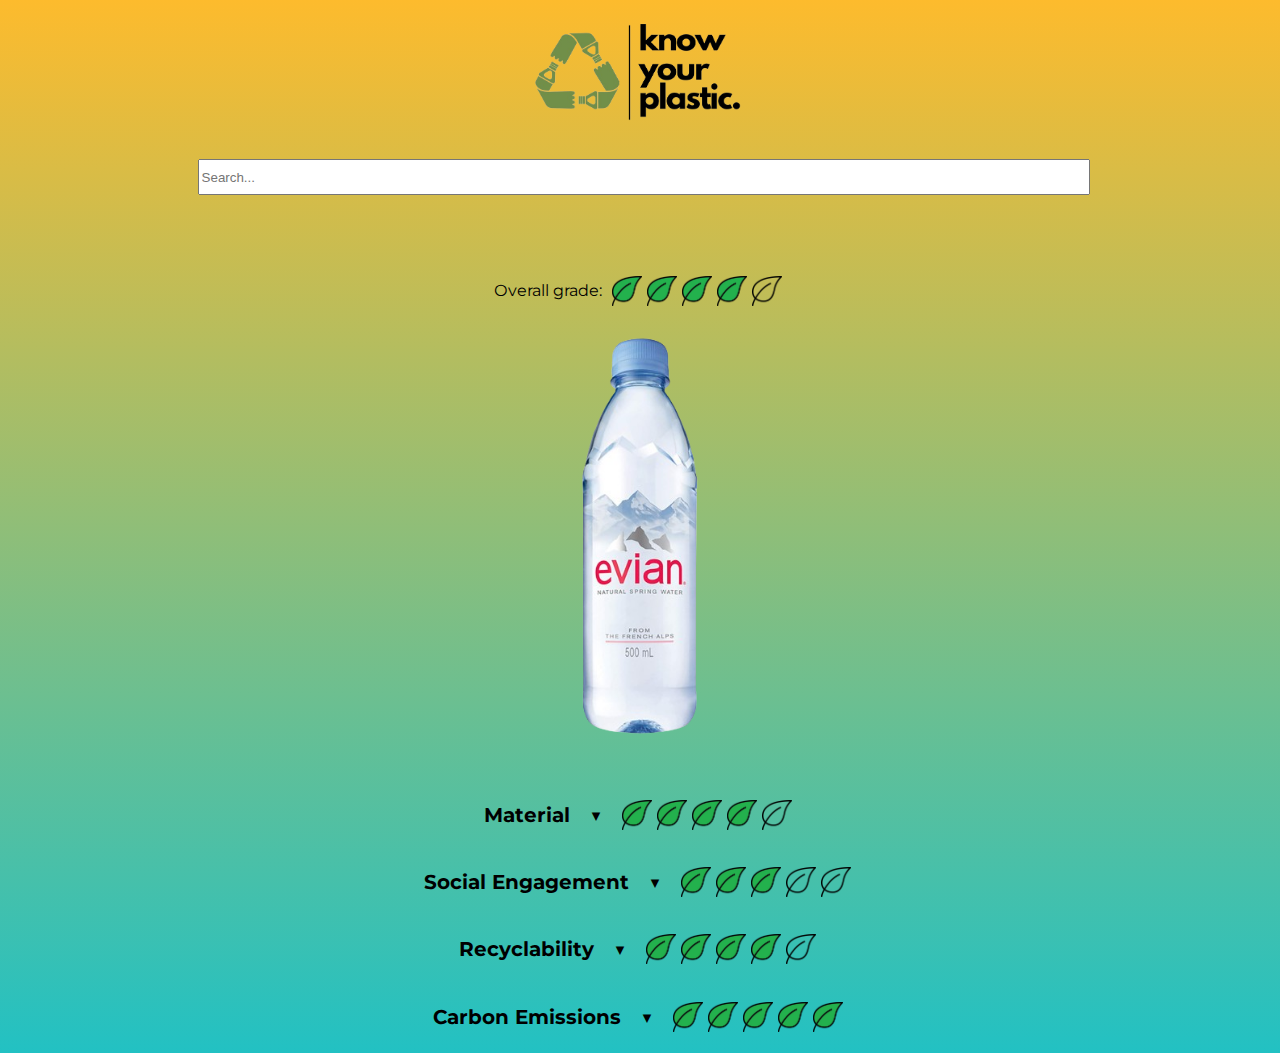
<file: index.html>
<!DOCTYPE html>
<html lang="en">
<head>
    <meta charset="UTF-8">
    <meta name="viewport" content="width=device-width, initial-scale=1.0">
    <link rel="stylesheet" href="styles.css">
    <link rel="preconnect" href="https://fonts.googleapis.com">
    <link rel="preconnect" href="https://fonts.gstatic.com" crossorigin>
    <link href="https://fonts.googleapis.com/css2?family=Montserrat:ital,wght@0,100;0,200;0,300;0,400;0,500;0,600;0,700;0,800;0,900;1,100;1,200;1,300;1,400;1,500;1,600;1,700;1,800;1,900&display=swap" rel="stylesheet">
    <title>Evian Bottle</title>
</head>
<body>
    <div class="logo">
        <img src="logo.png">
    </div>
    <div class="search">
        <div class="search-container">
            <input type="text" id="searchInput" placeholder="Search..." oninput="search()">
            <div id="searchDropdown" class="search-dropdown"></div>
        </div>
    </div>
    <div class="score">
        <p>Оverall grade: </p>
        <div class="leafs">
            <img src="greenleaf.png">
            <img src="greenleaf.png">
            <img src="greenleaf.png">
            <img src="greenleaf.png">
            <img src="leaf.png">
        </div>
    </div>
    <div class="picture">
        <img src="evian.png">
    </div>

    <div class="sections">
        
    <div class="read-more-section" id="materialSection">
        <div class="read-more-header">
            <h2>Material</h2>
            <div class="read-more-toggle" onclick="toggleReadMore('materialSection')">
                <span>&#9660;</span> <!-- Downward arrow character -->
            </div>
            <div class="leafs">
                <img src="greenleaf.png">
                <img src="greenleaf.png">
                <img src="greenleaf.png">
                <img src="greenleaf.png">
                <img src="leaf.png">
            </div>
        </div>
        <div class="read-more-content">
            <p>
                The "Material" standard, in the context of the KnowYourPlastic certification, assesses the environmental sustainability and composition of the plastic material used in the production of bottles. A grade of 4 indicates that the material used meets high standards of sustainability, recyclability, and has a minimal environmental impact.
                A grade of 4 for the "Material" standard indicates that the plastic material used in Evian's water bottles meets high environmental sustainability standards. This suggests commendable features such as recyclability, potential use of renewable materials, and a relatively low environmental impact during production. The bottle demonstrates a strong commitment to environmentally friendly practices, with minor room for improvement.
            </p>
        </div>
    </div>

    <div class="read-more-section" id="socialSection">
        <div class="read-more-header">
            <h2>Social Engagement</h2>
            <div class="read-more-toggle" onclick="toggleReadMore('socialSection')">
                <span>&#9660;</span> 
            </div>
            <div class="leafs">
                <img src="greenleaf.png">
                <img src="greenleaf.png">
                <img src="greenleaf.png">
                <img src="leaf.png">
                <img src="leaf.png">
            </div>
        </div>
        <div class="read-more-content">
            <p>
                The "Social Engagement" standard within the KnowYourPlastic certification evaluates a company's commitment to social responsibility across its operations. This includes factors such as community impact, labor practices, diversity and inclusion, supply chain ethics, and transparency.
                . A grade of 3 for Evian suggests that while there are efforts in social responsibility, there's room for improvement in areas such as community engagement, workplace practices, and ethical sourcing. It signifies a foundational level of social engagement with identified opportunities for enhancement in Evian's social responsibility practices.
            </p>
        </div>
    </div>

    <div class="read-more-section" id="recycleSection">
        <div class="read-more-header">
            <h2>Recyclability</h2>
            <div class="read-more-toggle" onclick="toggleReadMore('recycleSection')">
                <span>&#9660;</span> <!-- Downward arrow character -->
            </div>
            <div class="leafs">
                <img src="greenleaf.png">
                <img src="greenleaf.png">
                <img src="greenleaf.png">
                <img src="greenleaf.png">
                <img src="leaf.png">
            </div>
        </div>
        <div class="read-more-content">
            <p>
               
The "Recyclability" standard in the KnowYourPlastic certification focuses on assessing how easily and effectively the plastic material used in a product can be recycled. A grade of 4 would indicate that the plastic material employed in Evian's bottles is highly recyclable, supporting the principles of a circular economy. This grade suggests that the material is designed for efficient recycling processes, contributing to environmental sustainability by reducing waste and promoting the reuse of resources.
            </p>
        </div>
    </div>

    <div class="read-more-section" id="co2Section">
        <div class="read-more-header">
            <h2>Carbon Emissions</h2>
            <div class="read-more-toggle" onclick="toggleReadMore('co2Section')">
                <span>&#9660;</span> <!-- Downward arrow character -->
            </div>
            <div class="leafs">
                <img src="greenleaf.png">
                <img src="greenleaf.png">
                <img src="greenleaf.png">
                <img src="greenleaf.png">
                <img src="greenleaf.png">
            </div>
        </div>
        <div class="read-more-content">
            <p>
                The "Carbon Emissions" standard in the KnowYourPlastic certification evaluates a company's efforts to minimize carbon emissions associated with its production processes and supply chain. A grade of 5 for Evian signifies an exceptional commitment to environmental sustainability, demonstrating advanced and innovative practices to significantly reduce its carbon footprint. This top rating indicates that Evian excels in implementing comprehensive strategies to address and mitigate the impact of carbon emissions throughout the product lifecycle. Evian's achievement of a grade 5 reflects its leadership role in fostering a low-carbon and environmentally responsible plastic production model.
            </p>
        </div>
    </div>
    </div>

    <script src="script.js"></script>
</body>
</html>
</file>
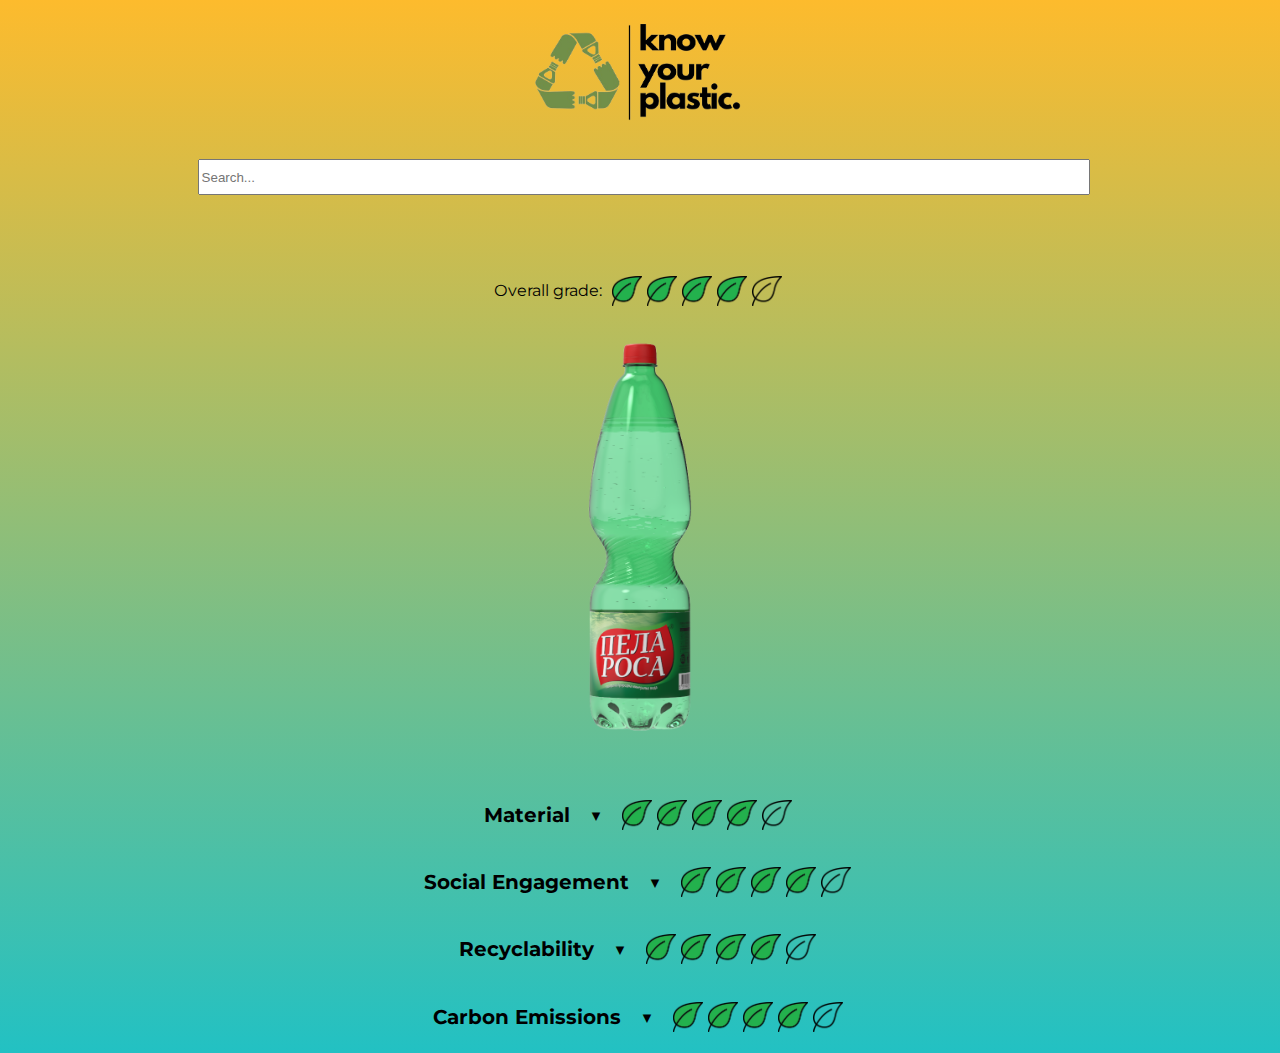
<file: Pela Rosa.html>
<!DOCTYPE html>
<html lang="en">
<head>
    <meta charset="UTF-8">
    <meta name="viewport" content="width=device-width, initial-scale=1.0">
    <link rel="stylesheet" href="styles.css">
    <link rel="preconnect" href="https://fonts.googleapis.com">
    <link rel="preconnect" href="https://fonts.gstatic.com" crossorigin>
    <link href="https://fonts.googleapis.com/css2?family=Montserrat:ital,wght@0,100;0,200;0,300;0,400;0,500;0,600;0,700;0,800;0,900;1,100;1,200;1,300;1,400;1,500;1,600;1,700;1,800;1,900&display=swap" rel="stylesheet">
    <title>Pela Rosa</title>
</head>
<body>
    <div class="logo">
        <img src="logo.png">
    </div>
    <div class="search">
        <div class="search-container">
            <input type="text" id="searchInput" placeholder="Search..." oninput="search()">
            <div id="searchDropdown" class="search-dropdown"></div>
        </div>
    </div>
    <div class="score">
        <p>Оverall grade: </p>
        <div class="leafs">
            <img src="greenleaf.png">
            <img src="greenleaf.png">
            <img src="greenleaf.png">
            <img src="greenleaf.png">
            <img src="leaf.png">
        </div>
    </div>
    <div class="picture">
        <img src="Pela Rosa.png">
    </div>

    <div class="sections">
        
    <div class="read-more-section" id="materialSection">
        <div class="read-more-header">
            <h2>Material</h2>
            <div class="read-more-toggle" onclick="toggleReadMore('materialSection')">
                <span>&#9660;</span> <!-- Downward arrow character -->
            </div>
            <div class="leafs">
                <img src="greenleaf.png">
                <img src="greenleaf.png">
                <img src="greenleaf.png">
                <img src="greenleaf.png">
                <img src="leaf.png">
            </div>
        </div>
        <div class="read-more-content">
            <p>
                The Material section grade within the KnowYourPlastic certification serves as an evaluation of the environmental sustainability and composition of the plastic material utilized in the production of bottles or related plastic products. This grading system scrutinizes factors such as recyclability, biodegradability, and overall environmental impact of the plastic material. Essentially, the Material section grade acts as a barometer for assessing the responsible sourcing and utilization of plastic material, aiming to incentivize environmentally conscious practices within the industry.
                Considered a good level of environmental sustainability, grade 4 indicates that the plastic material meets higher standards for recyclability, biodegradability, and reduced environmental impact. Products graded at this level demonstrate responsible sourcing and manufacturing practices, contributing to efforts in minimizing plastic pollution and promoting sustainability.
            </p>
        </div>
    </div>

    <div class="read-more-section" id="socialSection">
        <div class="read-more-header">
            <h2>Social Engagement</h2>
            <div class="read-more-toggle" onclick="toggleReadMore('socialSection')">
                <span>&#9660;</span> 
            </div>
            <div class="leafs">
                <img src="greenleaf.png">
                <img src="greenleaf.png">
                <img src="greenleaf.png">
                <img src="greenleaf.png">
                <img src="leaf.png">
            </div>
        </div>
        <div class="read-more-content">
            <p>
                Social Engagement within the KnowYourPlastic certification assesses the extent to which a company engages in socially responsible practices, including factors such as labor practices, community involvement, and ethical considerations throughout the supply chain.
                Considered a good level of social engagement, grade 4 indicates that the company actively engages in socially responsible practices. This may include fair labor practices, community development projects, and transparent supply chain management, contributing positively to social welfare and ethical standards.
            </p>
        </div>
    </div>

    <div class="read-more-section" id="recycleSection">
        <div class="read-more-header">
            <h2>Recyclability</h2>
            <div class="read-more-toggle" onclick="toggleReadMore('recycleSection')">
                <span>&#9660;</span> <!-- Downward arrow character -->
            </div>
            <div class="leafs">
                <img src="greenleaf.png">
                <img src="greenleaf.png">
                <img src="greenleaf.png">
                <img src="greenleaf.png">
                <img src="leaf.png">
            </div>
        </div>
        <div class="read-more-content">
            <p>
                Recyclability within the KnowYourPlastic certification evaluates the ease and effectiveness of recycling the plastic material used in bottles or related plastic products, considering factors such as material composition, recycling infrastructure, and end-of-life disposal options.
                Considered a good level of recyclability, grade 4 indicates that the plastic material is readily recyclable and can be efficiently processed through existing recycling systems. Products at this level contribute positively to recycling efforts and environmental sustainability.
            </p>
        </div>
    </div>

    <div class="read-more-section" id="co2Section">
        <div class="read-more-header">
            <h2>Carbon Emissions</h2>
            <div class="read-more-toggle" onclick="toggleReadMore('co2Section')">
                <span>&#9660;</span> <!-- Downward arrow character -->
            </div>
            <div class="leafs">
                <img src="greenleaf.png">
                <img src="greenleaf.png">
                <img src="greenleaf.png">
                <img src="greenleaf.png">
                <img src="leaf.png">
            </div>
        </div>
        <div class="read-more-content">
            <p>
                Carbon Emissions within the KnowYourPlastic certification evaluates the amount of greenhouse gas emissions produced during the production and transportation processes of plastic products, considering factors such as energy usage, manufacturing methods, and transportation logistics.
                Considered a good level of carbon emissions management, grade 4 indicates that companies have implemented effective strategies to minimize emissions during production and transportation. Products at this level demonstrate responsible environmental stewardship and contribute positively to efforts in reducing greenhouse gas emissions.
            </p>
        </div>
    </div>
    </div>

    <script src="script.js"></script>
</body>
</html>
</file>
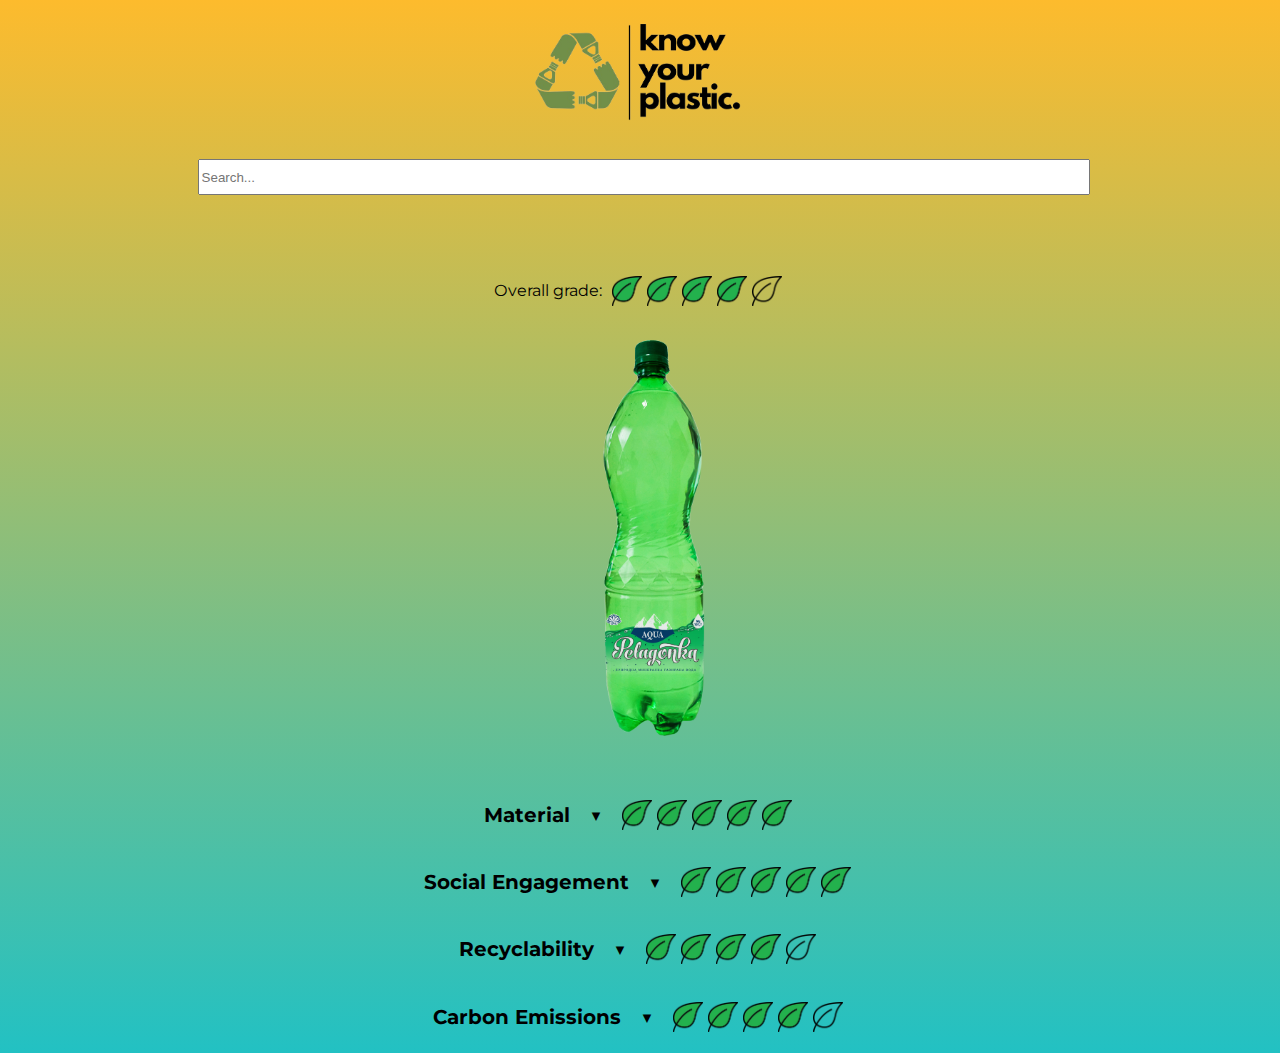
<file: Pelagonka.html>
<!DOCTYPE html>
<html lang="en">
<head>
    <meta charset="UTF-8">
    <meta name="viewport" content="width=device-width, initial-scale=1.0">
    <link rel="stylesheet" href="styles.css">
    <link rel="preconnect" href="https://fonts.googleapis.com">
    <link rel="preconnect" href="https://fonts.gstatic.com" crossorigin>
    <link href="https://fonts.googleapis.com/css2?family=Montserrat:ital,wght@0,100;0,200;0,300;0,400;0,500;0,600;0,700;0,800;0,900;1,100;1,200;1,300;1,400;1,500;1,600;1,700;1,800;1,900&display=swap" rel="stylesheet">
    <title>Pelagonka</title>
</head>
<body>
    <div class="logo">
        <img src="logo.png">
    </div>
    <div class="search">
        <div class="search-container">
            <input type="text" id="searchInput" placeholder="Search..." oninput="search()">
            <div id="searchDropdown" class="search-dropdown"></div>
        </div>
    </div>
    <div class="score">
        <p>Оverall grade: </p>
        <div class="leafs">
            <img src="greenleaf.png">
            <img src="greenleaf.png">
            <img src="greenleaf.png">
            <img src="greenleaf.png">
            <img src="leaf.png">
        </div>
    </div>
    <div class="picture">
        <img src="Pelagonka.png">
    </div>

    <div class="sections">
        
    <div class="read-more-section" id="materialSection">
        <div class="read-more-header">
            <h2>Material</h2>
            <div class="read-more-toggle" onclick="toggleReadMore('materialSection')">
                <span>&#9660;</span> <!-- Downward arrow character -->
            </div>
            <div class="leafs">
                <img src="greenleaf.png">
                <img src="greenleaf.png">
                <img src="greenleaf.png">
                <img src="greenleaf.png">
                <img src="greenleaf.png">
            </div>
        </div>
        <div class="read-more-content">
            <p>
                The Material section grade within the KnowYourPlastic certification serves as an evaluation of the environmental sustainability and composition of the plastic material utilized in the production of bottles or related plastic products. This grading system scrutinizes factors such as recyclability, biodegradability, and overall environmental impact of the plastic material. Essentially, the Material section grade acts as a barometer for assessing the responsible sourcing and utilization of plastic material, aiming to incentivize environmentally conscious practices within the industry.
                The highest grade represents excellent environmental sustainability and responsibility in the composition of the plastic material. Products at this level exhibit high recyclability, biodegradability, and minimal environmental impact, adhering to the most stringent standards for sustainability and eco-friendliness. Grade 5 products are considered leaders in promoting environmentally conscious practices within the industry, setting benchmarks for sustainability and responsible plastic usage.
            </p>
        </div>
    </div>

    <div class="read-more-section" id="socialSection">
        <div class="read-more-header">
            <h2>Social Engagement</h2>
            <div class="read-more-toggle" onclick="toggleReadMore('socialSection')">
                <span>&#9660;</span> 
            </div>
            <div class="leafs">
                <img src="greenleaf.png">
                <img src="greenleaf.png">
                <img src="greenleaf.png">
                <img src="greenleaf.png">
                <img src="greenleaf.png">
            </div>
        </div>
        <div class="read-more-content">
            <p>
                Social Engagement within the KnowYourPlastic certification assesses the extent to which a company engages in socially responsible practices, including factors such as labor practices, community involvement, and ethical considerations throughout the supply chain.
                The highest grade represents excellent social engagement and responsibility. Companies graded at this level demonstrate exemplary efforts in promoting social welfare, with initiatives that prioritize fair labor practices, community empowerment, and ethical considerations throughout the supply chain. Grade 5 companies are leaders in fostering positive social impacts and setting benchmarks for ethical business practices.
            </p>
        </div>
    </div>

    <div class="read-more-section" id="recycleSection">
        <div class="read-more-header">
            <h2>Recyclability</h2>
            <div class="read-more-toggle" onclick="toggleReadMore('recycleSection')">
                <span>&#9660;</span> <!-- Downward arrow character -->
            </div>
            <div class="leafs">
                <img src="greenleaf.png">
                <img src="greenleaf.png">
                <img src="greenleaf.png">
                <img src="greenleaf.png">
                <img src="leaf.png">
            </div>
        </div>
        <div class="read-more-content">
            <p>
                Recyclability within the KnowYourPlastic certification evaluates the ease and effectiveness of recycling the plastic material used in bottles or related plastic products, considering factors such as material composition, recycling infrastructure, and end-of-life disposal options.
                Considered a good level of recyclability, grade 4 indicates that the plastic material is readily recyclable and can be efficiently processed through existing recycling systems. Products at this level contribute positively to recycling efforts and environmental sustainability.
            </p>
        </div>
    </div>

    <div class="read-more-section" id="co2Section">
        <div class="read-more-header">
            <h2>Carbon Emissions</h2>
            <div class="read-more-toggle" onclick="toggleReadMore('co2Section')">
                <span>&#9660;</span> <!-- Downward arrow character -->
            </div>
            <div class="leafs">
                <img src="greenleaf.png">
                <img src="greenleaf.png">
                <img src="greenleaf.png">
                <img src="greenleaf.png">
                <img src="leaf.png">
            </div>
        </div>
        <div class="read-more-content">
            <p>
               
Carbon Emissions within the KnowYourPlastic certification evaluates the amount of greenhouse gas emissions produced during the production and transportation processes of plastic products, considering factors such as energy usage, manufacturing methods, and transportation logistics.
Considered a good level of carbon emissions management, grade 4 indicates that companies have implemented effective strategies to minimize emissions during production and transportation. Products at this level demonstrate responsible environmental stewardship and contribute positively to efforts in reducing greenhouse gas emissions.
            </p>
        </div>
    </div>
    </div>

    <script src="script.js"></script>
</body>
</html>
</file>
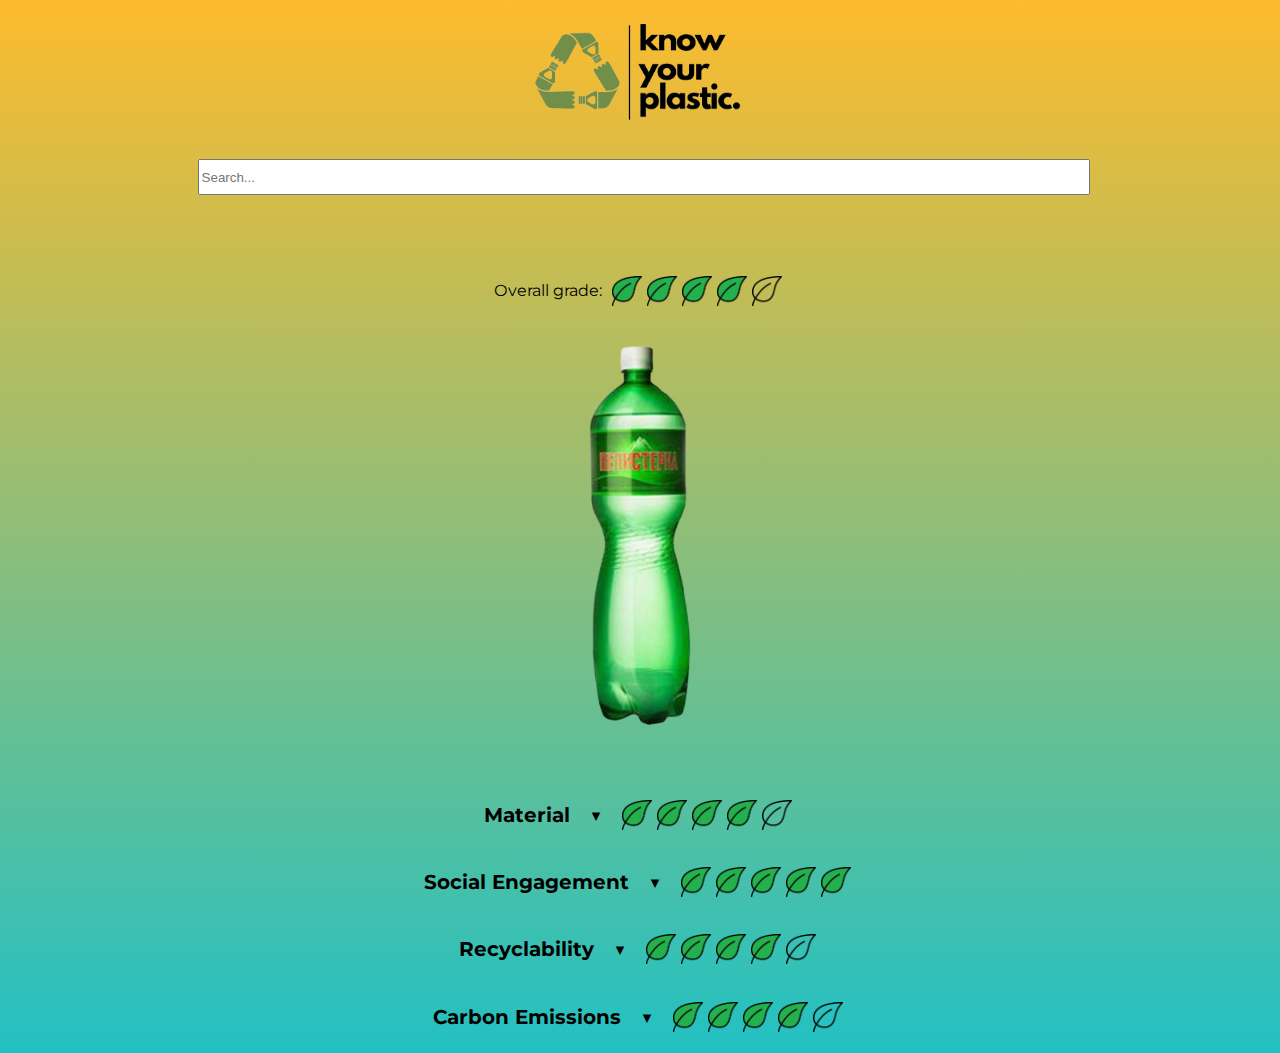
<file: Pelisterka.html>
<!DOCTYPE html>
<html lang="en">
<head>
    <meta charset="UTF-8">
    <meta name="viewport" content="width=device-width, initial-scale=1.0">
    <link rel="stylesheet" href="styles.css">
    <link rel="preconnect" href="https://fonts.googleapis.com">
    <link rel="preconnect" href="https://fonts.gstatic.com" crossorigin>
    <link href="https://fonts.googleapis.com/css2?family=Montserrat:ital,wght@0,100;0,200;0,300;0,400;0,500;0,600;0,700;0,800;0,900;1,100;1,200;1,300;1,400;1,500;1,600;1,700;1,800;1,900&display=swap" rel="stylesheet">
    <title>Pelisterka</title>
</head>
<body>
    <div class="logo">
        <img src="logo.png">
    </div>
    <div class="search">
        <div class="search-container">
            <input type="text" id="searchInput" placeholder="Search..." oninput="search()">
            <div id="searchDropdown" class="search-dropdown"></div>
        </div>
    </div>
    <div class="score">
        <p>Оverall grade: </p>
        <div class="leafs">
            <img src="greenleaf.png">
            <img src="greenleaf.png">
            <img src="greenleaf.png">
            <img src="greenleaf.png">
            <img src="leaf.png">
        </div>
    </div>
    <div class="picture">
        <img src="Pelisterka.png">
    </div>

    <div class="sections">
        
    <div class="read-more-section" id="materialSection">
        <div class="read-more-header">
            <h2>Material</h2>
            <div class="read-more-toggle" onclick="toggleReadMore('materialSection')">
                <span>&#9660;</span> <!-- Downward arrow character -->
            </div>
            <div class="leafs">
                <img src="greenleaf.png">
                <img src="greenleaf.png">
                <img src="greenleaf.png">
                <img src="greenleaf.png">
                <img src="leaf.png">
            </div>
        </div>
        <div class="read-more-content">
            <p>
                The Material section grade within the KnowYourPlastic certification serves as an evaluation of the environmental sustainability and composition of the plastic material utilized in the production of bottles or related plastic products. This grading system scrutinizes factors such as recyclability, biodegradability, and overall environmental impact of the plastic material. Essentially, the Material section grade acts as a barometer for assessing the responsible sourcing and utilization of plastic material, aiming to incentivize environmentally conscious practices within the industry.
                Considered a good level of environmental sustainability, grade 4 indicates that the plastic material meets higher standards for recyclability, biodegradability, and reduced environmental impact. Products graded at this level demonstrate responsible sourcing and manufacturing practices, contributing to efforts in minimizing plastic pollution and promoting sustainability.
            </p>
        </div>
    </div>

    <div class="read-more-section" id="socialSection">
        <div class="read-more-header">
            <h2>Social Engagement</h2>
            <div class="read-more-toggle" onclick="toggleReadMore('socialSection')">
                <span>&#9660;</span> 
            </div>
            <div class="leafs">
                <img src="greenleaf.png">
                <img src="greenleaf.png">
                <img src="greenleaf.png">
                <img src="greenleaf.png">
                <img src="greenleaf.png">
            </div>
        </div>
        <div class="read-more-content">
            <p>
                Social Engagement within the KnowYourPlastic certification assesses the extent to which a company engages in socially responsible practices, including factors such as labor practices, community involvement, and ethical considerations throughout the supply chain.
                The highest grade represents excellent social engagement and responsibility. Companies graded at this level demonstrate exemplary efforts in promoting social welfare, with initiatives that prioritize fair labor practices, community empowerment, and ethical considerations throughout the supply chain. Grade 5 companies are leaders in fostering positive social impacts and setting benchmarks for ethical business practices.
            </p>
        </div>
    </div>

    <div class="read-more-section" id="recycleSection">
        <div class="read-more-header">
            <h2>Recyclability</h2>
            <div class="read-more-toggle" onclick="toggleReadMore('recycleSection')">
                <span>&#9660;</span> <!-- Downward arrow character -->
            </div>
            <div class="leafs">
                <img src="greenleaf.png">
                <img src="greenleaf.png">
                <img src="greenleaf.png">
                <img src="greenleaf.png">
                <img src="leaf.png">
            </div>
        </div>
        <div class="read-more-content">
            <p>
                Recyclability within the KnowYourPlastic certification evaluates the ease and effectiveness of recycling the plastic material used in bottles or related plastic products, considering factors such as material composition, recycling infrastructure, and end-of-life disposal options.
                Considered a good level of recyclability, grade 4 indicates that the plastic material is readily recyclable and can be efficiently processed through existing recycling systems. Products at this level contribute positively to recycling efforts and environmental sustainability.
        </p>
        </div>
    </div>

    <div class="read-more-section" id="co2Section">
        <div class="read-more-header">
            <h2>Carbon Emissions</h2>
            <div class="read-more-toggle" onclick="toggleReadMore('co2Section')">
                <span>&#9660;</span> <!-- Downward arrow character -->
            </div>
            <div class="leafs">
                <img src="greenleaf.png">
                <img src="greenleaf.png">
                <img src="greenleaf.png">
                <img src="greenleaf.png">
                <img src="leaf.png">
            </div>
        </div>
        <div class="read-more-content">
            <p>
                
Carbon Emissions within the KnowYourPlastic certification evaluates the amount of greenhouse gas emissions produced during the production and transportation processes of plastic products, considering factors such as energy usage, manufacturing methods, and transportation logistics.
Considered a good level of carbon emissions management, grade 4 indicates that companies have implemented effective strategies to minimize emissions during production and transportation. Products at this level demonstrate responsible environmental stewardship and contribute positively to efforts in reducing greenhouse gas emissions.
            </p>
        </div>
    </div>
    </div>

    <script src="script.js"></script>
</body>
</html>
</file>
<file: styles.css>
body {
    font-family: 'Montserrat', sans-serif;
    background: rgb(34, 193, 195);
    background: linear-gradient(0deg, rgba(34, 193, 195, 1) 0%, rgba(253, 187, 45, 1) 100%);
}



.logo {
    display: flex;
    justify-content: center;
}

.logo img {
    width: 250px;
    height: auto;
}
.search {
    display: flex;
    justify-content: center;
    margin-top: 20px;
    width: 100%; /* Set width to 100% */
}

.search-container {
    position: relative;
    display: inline-block;
    width: 70%; /* Adjust the width as needed */
}
.search-container input {
    width: 100%; /* Set input width to 100% */
    height: 30px;
}
#searchDropdown {
    display: none;
    position: absolute;
    box-shadow: 0 2px 5px rgba(0, 0, 0, 0.1);
    background-color: #fff;
    border: 1px solid #ddd;
    border-radius: 4px;
    max-height: 150px;
    overflow-y: auto;
    width: 50%; /* Adjust the percentage as needed */
}
#searchDropdown div {
    padding: 10px;
    cursor: pointer;
    transition: background-color 0.3s;
}

#searchDropdown div:hover {
    background-color: #f2f2f2;
}

.picture {
    display: flex;
    justify-content: center;
    margin-top: 20px;
}

.picture img {
    height: 400px;
    width: auto;
}

.score {
    display: flex;
    align-items: center;
    justify-content: center;
    margin-top: 70px;
}

.leafs {
    display: flex;
    align-items: center;
    margin-left: 10px;
}

.leafs img {
    width: 30px;
    height: auto;
    margin-right: 5px;
}

.sections {
    margin-top: 50px;
}

.read-more-section {
    margin-top: 0px;
    text-align: center;
    background-color: ;
    width: 100%;
    margin: 0 auto;
}

.read-more-section:not(:last-child) {
    margin-bottom: 10px;
}

.read-more-header {
    display: flex;
    align-items: center;
    justify-content: center;
}

.read-more-header h2{
    font-size:20px;
}

.read-more-content {
    max-height: 0;
    overflow: hidden;
    transition: max-height 0.3s ease-out;
    margin: 0 auto;
    width: 100%;
    background-color: rgba(255,255,255, 0.3);
    border-radius: 10px;
}

.read-more-section.open .read-more-content {
    max-height: 300px;
}

.read-more-toggle {
    cursor: pointer;
    padding: 10px;
    margin-left: 10px;
}

.read-more-toggle span {
    font-size: 20px;
    display: inline-block;
    transform: rotate(0deg);
    transition: transform 0.3s ease-out;
}

.read-more-section.open .read-more-toggle span {
    transform: rotate(180deg);
}
</file>
